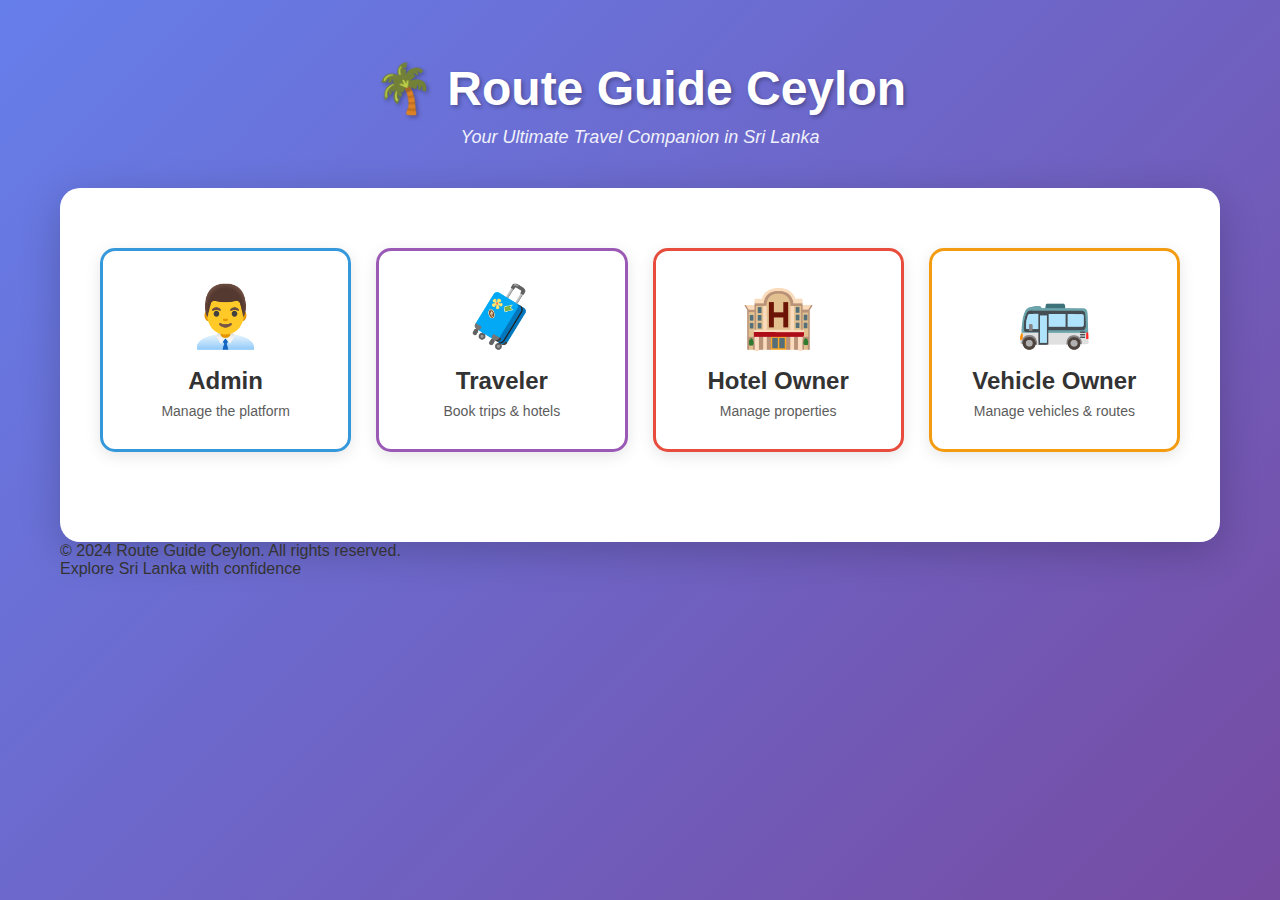
<file: index.html>
<!DOCTYPE html>
<html lang="en">
<head>
    <meta charset="UTF-8">
    <meta name="viewport" content="width=device-width, initial-scale=1.0">
    <title>Route Guide Ceylon - Welcome</title>
    <link rel="stylesheet" href="assets/css/index.css">
</head>
<body>
    <div class="container">
        <header class="header">
            <div class="logo">
                <h1>🌴 Route Guide Ceylon</h1>
                <p class="tagline">Your Ultimate Travel Companion in Sri Lanka</p>
            </div>
        </header>

        <main class="main-content">
            <section class="user-selection">
                <div class="buttons-grid">
                    <a href="Views/admin/admin.html" class="role-button admin">
                        <div class="icon">👨‍💼</div>
                        <h4>Admin</h4>
                        <p>Manage the platform</p>
                    </a>

                    <a href="Views/traveler/traveler.html" class="role-button traveler">
                        <div class="icon">🧳</div>
                        <h4>Traveler</h4>
                        <p>Book trips & hotels</p>
                    </a>

                    <a href="Views/hotelOwner/login/login.html" class="role-button hotel">
                        <div class="icon">🏨</div>
                        <h4>Hotel Owner</h4>
                        <p>Manage properties</p>
                    </a>

                    <a href="Views/vehicleOwner/vehicleOwner.html" class="role-button vehicle">
                        <div class="icon">🚌</div>
                        <h4>Vehicle Owner</h4>
                        <p>Manage vehicles & routes</p>
                    </a>
                </div>
            </section>
        </main>

        <footer class="footer">
            <p>&copy; 2024 Route Guide Ceylon. All rights reserved.</p>
            <p>Explore Sri Lanka with confidence</p>
        </footer>
    </div>
</body>
</html>
</file>
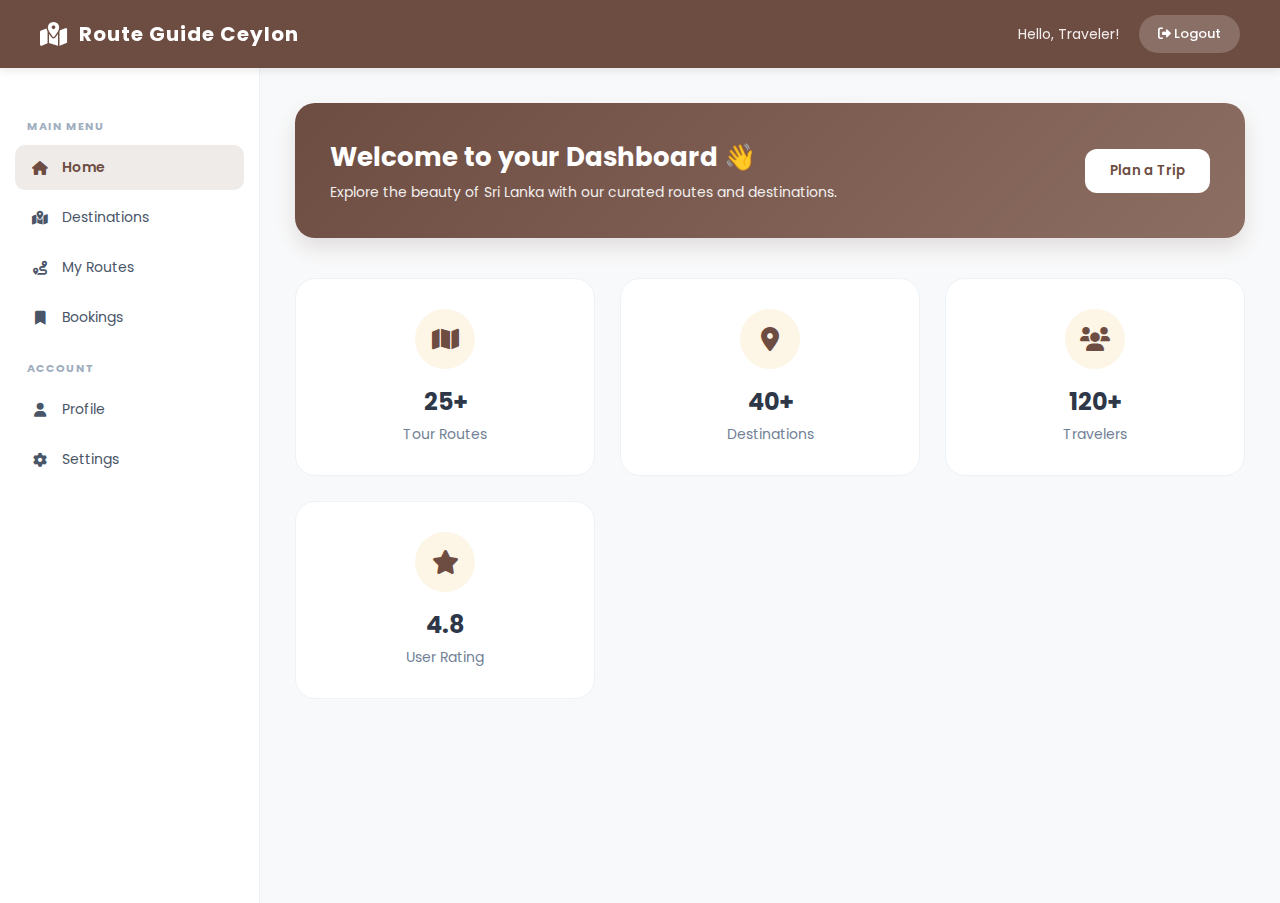
<file: Diploma Final/View/dashboard.html>
<!DOCTYPE html>
<html lang="en">
<head>
    <meta charset="UTF-8">
    <title>Route Guide Ceylon | Dashboard</title>
    <meta name="viewport" content="width=device-width, initial-scale=1.0">
    <link rel="stylesheet" href="dashboard.css">
    <link rel="stylesheet" href="https://cdnjs.cloudflare.com/ajax/libs/font-awesome/6.0.0/css/all.min.css">
    <link href="https://fonts.googleapis.com/css2?family=Poppins:wght@300;400;600&display=swap" rel="stylesheet">
</head>
<body>

    <header>
        <div class="logo-area">
            <i class="fas fa-map-location-dot"></i>
            <h1>Route Guide Ceylon</h1>
        </div>
        <div class="user-nav">
            <span>Hello, Traveler!</span>
            <a href="login.html" class="logout-btn"><i class="fas fa-sign-out-alt"></i> Logout</a>
        </div>
    </header>

    <div class="container">
        <nav class="sidebar">
            <div class="sidebar-menu">
                <p class="menu-label">Main Menu</p>
                <a href="#" class="active"><i class="fas fa-home"></i> Home</a>
                <a href="#"><i class="fas fa-map-marked-alt"></i> Destinations</a>
                <a href="#"><i class="fas fa-route"></i> My Routes</a>
                <a href="#"><i class="fas fa-bookmark"></i> Bookings</a>
                
                <p class="menu-label">Account</p>
                <a href="#"><i class="fas fa-user"></i> Profile</a>
                <a href="#"><i class="fas fa-cog"></i> Settings</a>
            </div>
        </nav>

        <main class="content">
            <div class="welcome-box">
                <div class="welcome-text">
                    <h2>Welcome to your Dashboard 👋</h2>
                    <p>Explore the beauty of Sri Lanka with our curated routes and destinations.</p>
                </div>
                <button class="plan-btn">Plan a Trip</button>
            </div>

            <div class="cards">
                <div class="card">
                    <div class="icon-circle"><i class="fas fa-map"></i></div>
                    <h3>25+</h3>
                    <p>Tour Routes</p>
                </div>

                <div class="card">
                    <div class="icon-circle"><i class="fas fa-location-dot"></i></div>
                    <h3>40+</h3>
                    <p>Destinations</p>
                </div>

                <div class="card">
                    <div class="icon-circle"><i class="fas fa-users"></i></div>
                    <h3>120+</h3>
                    <p>Travelers</p>
                </div>

                <div class="card">
                    <div class="icon-circle"><i class="fas fa-star"></i></div>
                    <h3>4.8</h3>
                    <p>User Rating</p>
                </div>
            </div>
        </main>
    </div>

</body>
</html>
</file>
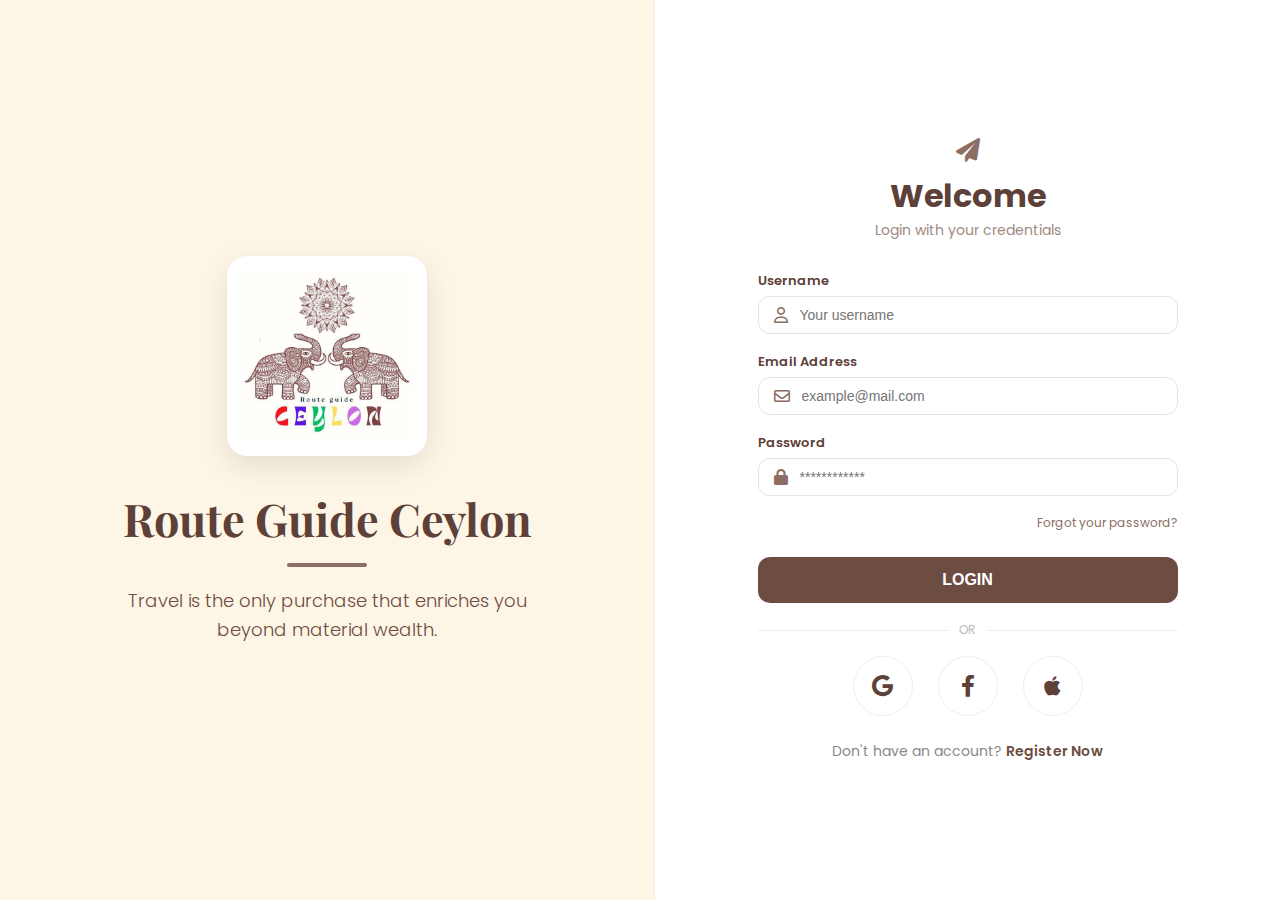
<file: Diploma Final/View/login.html>
<!DOCTYPE html>
<html lang="en">
<head>
    <meta charset="UTF-8">
    <meta name="viewport" content="width=device-width, initial-scale=1.0">
    <title>Route Guide Ceylon - Sign In</title>

    <!-- CSS -->
    <link rel="stylesheet" href="login.css">

    <!-- Icons & Fonts -->
    <link rel="stylesheet" href="https://cdnjs.cloudflare.com/ajax/libs/font-awesome/6.0.0/css/all.min.css">
    <link href="https://fonts.googleapis.com/css2?family=Playfair+Display:wght@700&family=Poppins:wght@300;400;600&display=swap" rel="stylesheet">
</head>
<body>

<div class="full-page-container">

    <!-- LEFT SIDE -->
    <div class="left-hero">
        <div class="hero-overlay">
            <div class="branding">
                <img src="ceylon_icon.jpeg" alt="Logo" class="large-logo">
                <h1 class="main-title">Route Guide Ceylon</h1>
                <div class="divider-line"></div>
                <p class="hero-subtext">
                    Travel is the only purchase that enriches you beyond material wealth.
                </p>
            </div>
        </div>
    </div>

    <!-- RIGHT SIDE -->
    <div class="right-form-area">
        <div class="login-content">

            <div class="header-box">
                <i class="fas fa-paper-plane plane-icon"></i>
                <h2>Welcome</h2>
                <p>Login with your credentials</p>
            </div>

            <!-- ✅ ONLY ONE FORM -->
            <form action="dashboard.html" method="GET">

                <div class="input-field">
                    <label>Username</label>
                    <div class="input-wrapper">
                        <i class="far fa-user"></i>
                        <input type="text" placeholder="Your username" required>
                    </div>
                </div>

                <div class="input-field">
                    <label>Email Address</label>
                    <div class="input-wrapper">
                        <i class="far fa-envelope"></i>
                        <input type="email" placeholder="example@mail.com" required>
                    </div>
                </div>

                <div class="input-field">
                    <label>Password</label>
                    <div class="input-wrapper">
                        <i class="fas fa-lock"></i>
                        <input type="password" placeholder="************" required>
                    </div>
                </div>

                <a href="#" class="forgot-btn">Forgot your password?</a>

                <button type="submit" class="main-brown-btn">LOGIN</button>
            </form>

            <div class="or-separator">
                <span>OR</span>
            </div>

            <div class="social-box">
                <div class="s-icon"><i class="fab fa-google"></i></div>
                <div class="s-icon"><i class="fab fa-facebook-f"></i></div>
                <div class="s-icon"><i class="fab fa-apple"></i></div>
            </div>

            <p class="foot-text">
                Don't have an account? <a href="#">Register Now</a>
            </p>

        </div>
    </div>

</div>

</body>
</html>
</file>
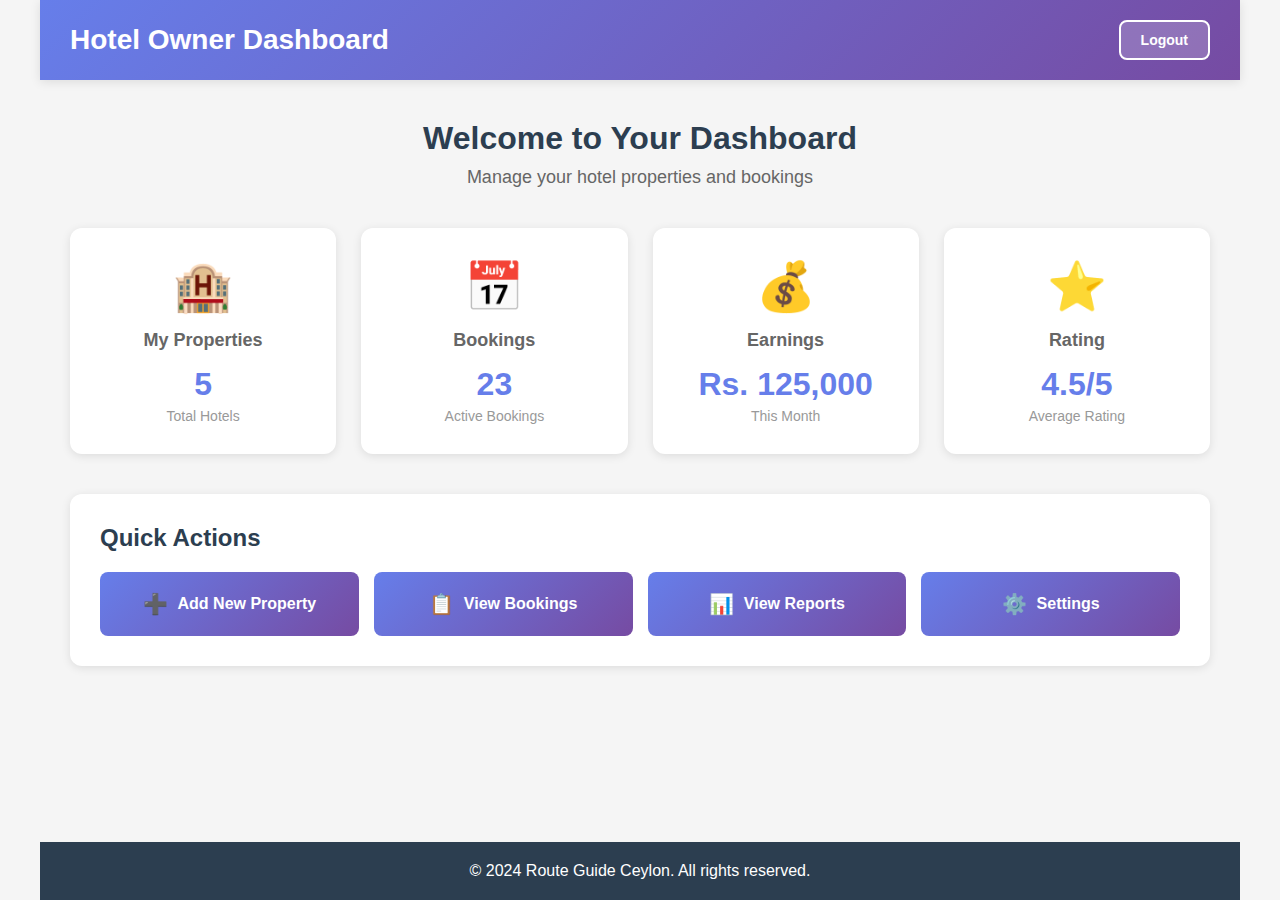
<file: Views/hotelOwner/dashboard/dashboard.html>
<!DOCTYPE html>
<html lang="en">
<head>
    <meta charset="UTF-8">
    <meta name="viewport" content="width=device-width, initial-scale=1.0">
    <title>Hotel Owner Dashboard - Route Guide Ceylon</title>
    <link rel="stylesheet" href="dashboard.css">
</head>
<body>
    <div class="container">
        <header class="header">
            <div class="header-content">
                <h1>Hotel Owner Dashboard</h1>
                <button class="btn-logout" onclick="logout()">Logout</button>
            </div>
        </header>

        <main class="main-content">
            <div class="welcome-section">
                <h2>Welcome to Your Dashboard</h2>
                <p>Manage your hotel properties and bookings</p>
            </div>

            <div class="dashboard-grid">
                <div class="dashboard-card">
                    <div class="card-icon">🏨</div>
                    <h3>My Properties</h3>
                    <p class="card-number">5</p>
                    <p class="card-label">Total Hotels</p>
                </div>

                <div class="dashboard-card">
                    <div class="card-icon">📅</div>
                    <h3>Bookings</h3>
                    <p class="card-number">23</p>
                    <p class="card-label">Active Bookings</p>
                </div>

                <div class="dashboard-card">
                    <div class="card-icon">💰</div>
                    <h3>Earnings</h3>
                    <p class="card-number">Rs. 125,000</p>
                    <p class="card-label">This Month</p>
                </div>

                <div class="dashboard-card">
                    <div class="card-icon">⭐</div>
                    <h3>Rating</h3>
                    <p class="card-number">4.5/5</p>
                    <p class="card-label">Average Rating</p>
                </div>
            </div>

            <div class="quick-actions">
                <h3>Quick Actions</h3>
                <div class="actions-grid">
                    <button class="action-btn">
                        <span class="action-icon">➕</span>
                        Add New Property
                    </button>
                    <button class="action-btn">
                        <span class="action-icon">📋</span>
                        View Bookings
                    </button>
                    <button class="action-btn">
                        <span class="action-icon">📊</span>
                        View Reports
                    </button>
                    <button class="action-btn">
                        <span class="action-icon">⚙️</span>
                        Settings
                    </button>
                </div>
            </div>
        </main>

        <footer class="footer">
            <p>&copy; 2024 Route Guide Ceylon. All rights reserved.</p>
        </footer>
    </div>

    <script>
        function logout() {
            window.location.href = '../login/login.html';
        }
    </script>
</body>
</html>
</file>
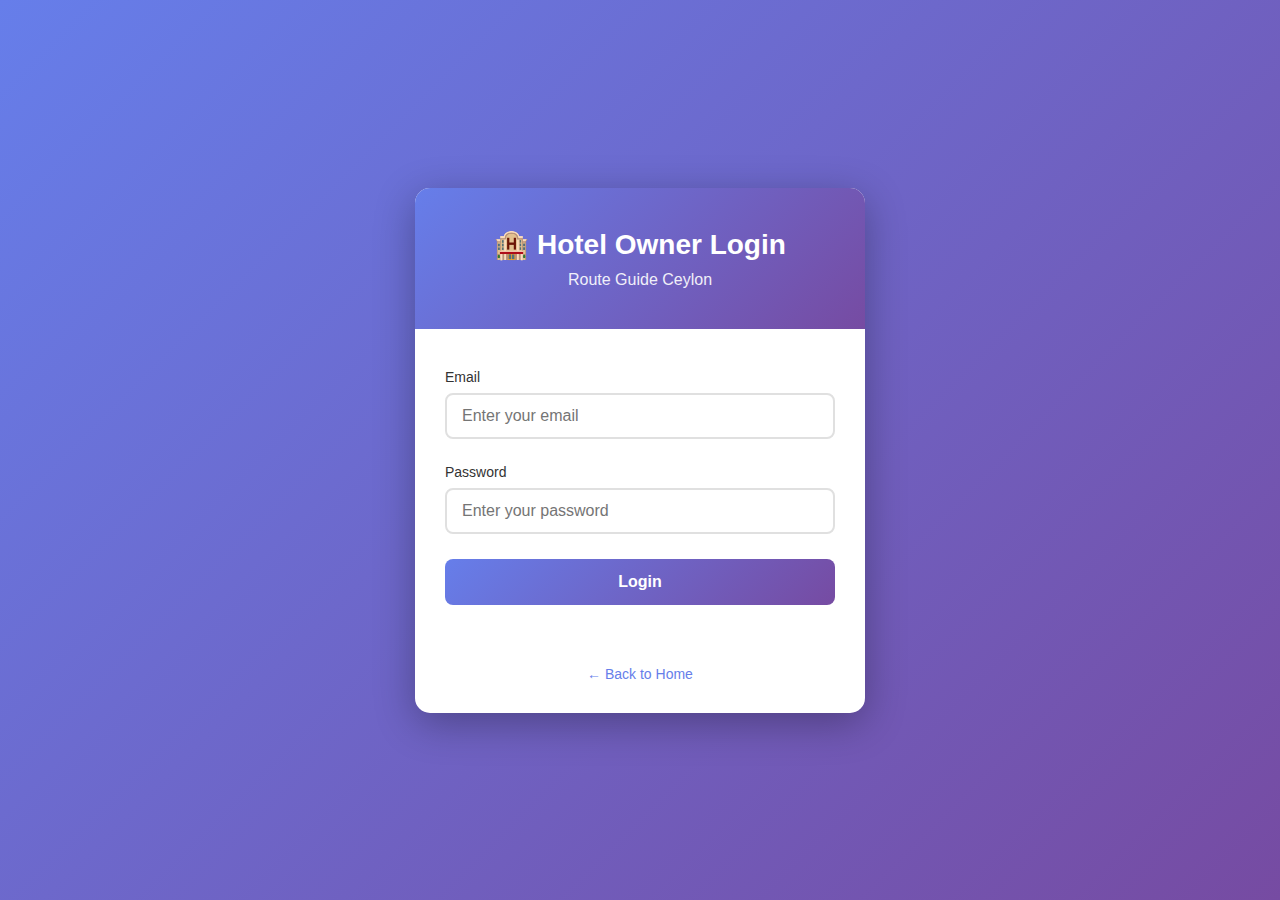
<file: Views/hotelOwner/login/login.html>
<!DOCTYPE html>
<html lang="en">
<head>
    <meta charset="UTF-8">
    <meta name="viewport" content="width=device-width, initial-scale=1.0">
    <title>Hotel Owner Login - Route Guide Ceylon</title>
    <link rel="stylesheet" href="login.css">
</head>
<body>
    <div class="container">
        <div class="login-box">
            <div class="header">
                <h1>🏨 Hotel Owner Login</h1>
                <p>Route Guide Ceylon</p>
            </div>
            
            <form class="login-form" onsubmit="return login()">
                <div class="form-group">
                    <label for="email">Email</label>
                    <input type="email" id="email" name="email" placeholder="Enter your email" required>
                </div>
                
                <div class="form-group">
                    <label for="password">Password</label>
                    <input type="password" id="password" name="password" placeholder="Enter your password" required>
                </div>
                
                <button type="submit" class="btn-login">Login</button>
            </form>
            
            <div class="footer-links">
                <a href="../../../index.html">← Back to Home</a>
            </div>
        </div>
    </div>

    <script>
        function login() {
            // Navigate to dashboard without validation
            window.location.href = '../dashboard/dashboard.html';
            return false;
        }
    </script>
</body>
</html>
</file>
<file: assets/css/index.css>
* {
    margin: 0;
    padding: 0;
    box-sizing: border-box;
}

body {
    font-family: 'Segoe UI', Tahoma, Geneva, Verdana, sans-serif;
    background: linear-gradient(135deg, #667eea 0%, #764ba2 100%);
    min-height: 100vh;
    color: #333;
}

.container {
    max-width: 1200px;
    margin: 0 auto;
    padding: 20px;
}

.header {
    text-align: center;
    padding: 40px 20px;
    color: white;
}

.logo h1 {
    font-size: 48px;
    margin-bottom: 10px;
    text-shadow: 2px 2px 4px rgba(0, 0, 0, 0.3);
}

.tagline {
    font-size: 18px;
    opacity: 0.9;
    font-style: italic;
}

.main-content {
    background-color: white;
    border-radius: 20px;
    padding: 60px 40px;
    box-shadow: 0 10px 40px rgba(0, 0, 0, 0.2);
    display: flex;
    align-items: center;
    justify-content: center;
}

.user-selection {
    width: 100%;
}

.buttons-grid {
    display: grid;
    grid-template-columns: repeat(auto-fit, minmax(250px, 1fr));
    gap: 25px;
    margin-bottom: 30px;
}

.role-button {
    background: white;
    padding: 30px;
    border-radius: 15px;
    text-align: center;
    text-decoration: none;
    color: #333;
    border: 3px solid transparent;
    transition: all 0.3s ease;
    box-shadow: 0 4px 15px rgba(0, 0, 0, 0.1);
    cursor: pointer;
}

.role-button:hover {
    transform: translateY(-8px);
    box-shadow: 0 8px 25px rgba(0, 0, 0, 0.2);
}

.role-button.admin {
    border-color: #3498db;
}

.role-button.admin:hover {
    background: linear-gradient(135deg, #3498db 0%, #2980b9 100%);
    color: white;
}

.role-button.traveler {
    border-color: #9b59b6;
}

.role-button.traveler:hover {
    background: linear-gradient(135deg, #9b59b6 0%, #8e44ad 100%);
    color: white;
}

.role-button.hotel {
    border-color: #e74c3c;
}

.role-button.hotel:hover {
    background: linear-gradient(135deg, #e74c3c 0%, #c0392b 100%);
    color: white;
}

.role-button.vehicle {
    border-color: #f39c12;
}

.role-button.vehicle:hover {
    background: linear-gradient(135deg, #f39c12 0%, #e67e22 100%);
    color: white;
}

.icon {
    font-size: 60px;
    margin-bottom: 15px;
}

.role-button h4 {
    font-size: 24px;
    margin-bottom: 8px;
}

.role-button p {
    font-size: 14px;
    opacity: 0.8;
}

.features {
    margin-top: 60px;
}

.features h3 {
    text-align: center;
    font-size: 28px;
    color: #2c3e50;
    margin-bottom: 30px;
}

.features-grid {
    display: grid;
    grid-template-columns: repeat(auto-fit, minmax(200px, 1fr));
    gap: 25px;
}

.feature-card {
    background: linear-gradient(135deg, #f5f7fa 0%, #c3cfe2 100%);
    padding: 25px;
    border-radius: 12px;
    .main-content {
        padding: 20px;
    }

    .buttons-grid {
        grid-template-columns: 1fr;
    }

    .features-grid {
        grid-template-columns: 1fr;
    }
}
</file>
<file: Diploma Final/View/dashboard.css>
/* General Setup */
* {
    margin: 0;
    padding: 0;
    box-sizing: border-box;
    font-family: 'Poppins', sans-serif;
}

body {
    background: #f8f9fa;
    color: #333;
}

/* ===== HEADER ===== */
header {
    background: #6d4c41;
    color: white;
    padding: 15px 40px;
    display: flex;
    justify-content: space-between;
    align-items: center;
    position: sticky;
    top: 0;
    z-index: 1000;
    box-shadow: 0 2px 10px rgba(0,0,0,0.1);
}

.logo-area {
    display: flex;
    align-items: center;
    gap: 12px;
}

.logo-area i {
    font-size: 24px;
}

header h1 {
    font-size: 20px;
    letter-spacing: 1px;
}

.user-nav {
    display: flex;
    align-items: center;
    gap: 20px;
}

.user-nav span {
    font-size: 14px;
    opacity: 0.9;
}

.logout-btn {
    background: rgba(255, 255, 255, 0.2);
    color: white;
    padding: 8px 18px;
    border-radius: 25px;
    text-decoration: none;
    font-weight: 500;
    font-size: 13px;
    transition: 0.3s;
    border: 1px solid transparent;
}

.logout-btn:hover {
    background: white;
    color: #6d4c41;
}

/* ===== MAIN LAYOUT ===== */
.container {
    display: flex;
    min-height: calc(100vh - 65px);
}

/* ===== SIDEBAR ===== */
.sidebar {
    width: 260px;
    background: #ffffff;
    padding: 30px 15px;
    border-right: 1px solid #edf2f7;
}

.menu-label {
    font-size: 11px;
    text-transform: uppercase;
    color: #a0aec0;
    font-weight: 700;
    margin: 20px 0 10px 12px;
    letter-spacing: 1px;
}

.sidebar a {
    display: flex;
    align-items: center;
    padding: 12px 15px;
    margin-bottom: 5px;
    text-decoration: none;
    color: #4a5568;
    border-radius: 10px;
    font-size: 14px;
    transition: 0.2s;
}

.sidebar a i {
    margin-right: 12px;
    width: 20px;
    text-align: center;
}

.sidebar a:hover, .sidebar a.active {
    background: #efebe9;
    color: #6d4c41;
    font-weight: 600;
}

/* ===== CONTENT ===== */
.content {
    flex: 1;
    padding: 35px;
}

.welcome-box {
    background: linear-gradient(135deg, #6d4c41 0%, #8d6e63 100%);
    padding: 35px;
    border-radius: 20px;
    color: white;
    display: flex;
    justify-content: space-between;
    align-items: center;
    margin-bottom: 40px;
    box-shadow: 0 10px 20px rgba(109, 76, 65, 0.15);
}

.welcome-box h2 {
    font-size: 26px;
    margin-bottom: 5px;
}

.welcome-box p {
    opacity: 0.9;
    font-size: 14px;
}

.plan-btn {
    background: white;
    color: #6d4c41;
    border: none;
    padding: 12px 25px;
    border-radius: 12px;
    font-weight: 600;
    cursor: pointer;
    transition: 0.3s;
}

.plan-btn:hover {
    transform: translateY(-3px);
    box-shadow: 0 5px 15px rgba(0,0,0,0.2);
}

/* ===== STAT CARDS ===== */
.cards {
    display: grid;
    grid-template-columns: repeat(auto-fit, minmax(220px, 1fr));
    gap: 25px;
}

.card {
    background: white;
    padding: 30px;
    border-radius: 20px;
    text-align: center;
    transition: 0.3s;
    border: 1px solid #edf2f7;
}

.card:hover {
    transform: translateY(-10px);
    box-shadow: 0 15px 30px rgba(0,0,0,0.05);
}

.icon-circle {
    width: 60px;
    height: 60px;
    background: #fdf5e6;
    color: #6d4c41;
    display: flex;
    align-items: center;
    justify-content: center;
    border-radius: 50%;
    margin: 0 auto 15px;
    font-size: 24px;
}

.card h3 {
    font-size: 24px;
    color: #2d3748;
    margin-bottom: 5px;
}

.card p {
    font-size: 14px;
    color: #718096;
}

/* ===== MOBILE RESPONSIVE ===== */
@media (max-width: 900px) {
    .container {
        flex-direction: column;
    }

    .sidebar {
        width: 100%;
        display: flex;
        overflow-x: auto;
        padding: 10px;
    }

    .sidebar a {
        white-space: nowrap;
        margin-right: 10px;
    }
    
    .menu-label {
        display: none;
    }

    .welcome-box {
        flex-direction: column;
        text-align: center;
        gap: 20px;
    }
}
</file>
<file: Diploma Final/View/login.css>
/* General Setup */
* {
    margin: 0;
    padding: 0;
    box-sizing: border-box;
}

body, html {
    height: 100%;
    width: 100%;
    font-family: 'Poppins', sans-serif;
    overflow-x: hidden;
}

.full-page-container {
    display: flex;
    height: 100vh;
    width: 100vw;
}

/* --- Left Hero Section --- */
.left-hero {
    flex: 1.2;
    background: #fdf5e6; /* ඉල්ලපු විදියට background picture එක අයින් කරලා ලස්සන පැහැයක් දැම්මා */
    position: relative;
    display: flex;
    justify-content: center;
    align-items: center;
}

.hero-overlay {
    height: 100%;
    width: 100%;
    display: flex;
    justify-content: center;
    align-items: center;
    padding: 50px;
}

.branding {
    text-align: center;
}

.large-logo {
    width: 200px;
    height: auto;
    background: white;
    padding: 15px;
    border-radius: 20px;
    box-shadow: 0 10px 30px rgba(0,0,0,0.1);
    margin-bottom: 25px;
}

/* Title එක Brown කළා */
.main-title {
    font-family: 'Playfair Display', serif;
    font-size: 45px;
    margin-bottom: 15px;
    color: #5d4037;
}

.divider-line {
    width: 80px;
    height: 4px;
    background: #8d6e63;
    margin: 0 auto 20px;
    border-radius: 2px;
}

.hero-subtext {
    font-size: 18px;
    font-weight: 300;
    max-width: 450px;
    line-height: 1.6;
    color: #6d4c41;
}

/* --- Right Form Section --- */
.right-form-area {
    flex: 1;
    background: #fff;
    display: flex;
    justify-content: center;
    align-items: center;
    padding: 40px;
    border-left: 1px solid #eee;
}

.login-content {
    width: 100%;
    max-width: 420px;
}

/* Welcome Section එක පහළට කර පිළිවෙල කළා */
.header-box {
    text-align: center;
    margin-bottom: 30px;
}

.plane-icon {
    color: #8d6e63;
    font-size: 24px;
    margin-bottom: 10px;
}

.header-box h2 {
    color: #5d4037;
    font-size: 32px;
    font-weight: 700;
}

.header-box p {
    color: #a1887f;
    font-size: 14px;
}

/* Input Fields */
.input-field {
    margin-bottom: 18px;
}

.input-field label {
    display: block;
    font-size: 13px;
    color: #5d4037;
    font-weight: 600;
    margin-bottom: 5px;
}

.input-wrapper {
    display: flex;
    align-items: center;
    border: 1.5px solid #ece0db;
    border-radius: 12px;
    padding: 10px 15px;
    transition: 0.3s;
}

.input-wrapper:focus-within {
    border-color: #6d4c41;
}

.input-wrapper i {
    color: #8d6e63;
    margin-right: 12px;
}

.input-wrapper input {
    border: none;
    outline: none;
    width: 100%;
    font-size: 14px;
}

.forgot-btn {
    display: block;
    text-align: right;
    font-size: 12px;
    color: #8d6e63;
    text-decoration: none;
    margin-bottom: 25px;
}

.main-brown-btn {
    width: 100%; /* බොත්තම සම්පූර්ණ පළලට ගත්තා */
    padding: 14px;
    background-color: #6d4c41;
    color: white;
    border: none;
    border-radius: 12px;
    font-weight: 600;
    font-size: 16px;
    cursor: pointer;
    transition: 0.3s;
}

.main-brown-btn:hover {
    background-color: #4e342e;
}

/* Social Icons Section */
.or-separator {
    margin: 25px 0;
    text-align: center;
    border-bottom: 1px solid #eee;
    line-height: 0.1em;
}

.or-separator span {
    background: #fff;
    padding: 0 10px;
    color: #bbb;
    font-size: 12px;
}

.social-box {
    display: flex;
    justify-content: center;
    gap: 25px; /* Icon අතර පරතරය වැඩි කළා */
    margin-bottom: 25px;
}

.s-icon {
    width: 60px; /* Icon Box එක ලොකු කළා */
    height: 60px;
    border: 1.5px solid #eee;
    display: flex;
    justify-content: center;
    align-items: center;
    border-radius: 50%; /* රවුම් හැඩය දුන්නා */
    color: #5d4037;
    font-size: 22px; /* Icon එක ලොකු කළා */
    cursor: pointer;
    transition: 0.3s all ease;
}

.s-icon:hover {
    background: #6d4c41;
    color: white;
    transform: scale(1.1);
    border-color: #6d4c41;
}

.foot-text {
    text-align: center;
    font-size: 14px;
    color: #888;
}

.foot-text a {
    color: #6d4c41;
    font-weight: 600;
    text-decoration: none;
}

/* Mobile Setup */
@media (max-width: 850px) {
    .full-page-container {
        flex-direction: column;
    }
    .left-hero {
        padding: 40px 20px;
    }
    .main-title {
        font-size: 30px;
    }
}
</file>
<file: Views/hotelOwner/dashboard/dashboard.css>
* {
    margin: 0;
    padding: 0;
    box-sizing: border-box;
}

body {
    font-family: 'Segoe UI', Tahoma, Geneva, Verdana, sans-serif;
    background-color: #f5f5f5;
    color: #333;
}

.container {
    max-width: 1200px;
    margin: 0 auto;
    display: flex;
    flex-direction: column;
    min-height: 100vh;
}

.header {
    background: linear-gradient(135deg, #667eea 0%, #764ba2 100%);
    color: white;
    padding: 20px 30px;
    box-shadow: 0 2px 10px rgba(0, 0, 0, 0.1);
}

.header-content {
    display: flex;
    justify-content: space-between;
    align-items: center;
}

.header h1 {
    font-size: 28px;
}

.btn-logout {
    padding: 10px 20px;
    background-color: rgba(255, 255, 255, 0.2);
    color: white;
    border: 2px solid white;
    border-radius: 8px;
    font-size: 14px;
    font-weight: 600;
    cursor: pointer;
    transition: all 0.3s;
}

.btn-logout:hover {
    background-color: white;
    color: #667eea;
}

.main-content {
    flex: 1;
    padding: 40px 30px;
}

.welcome-section {
    text-align: center;
    margin-bottom: 40px;
}

.welcome-section h2 {
    font-size: 32px;
    color: #2c3e50;
    margin-bottom: 10px;
}

.welcome-section p {
    font-size: 18px;
    color: #666;
}

.dashboard-grid {
    display: grid;
    grid-template-columns: repeat(auto-fit, minmax(250px, 1fr));
    gap: 25px;
    margin-bottom: 40px;
}

.dashboard-card {
    background-color: white;
    padding: 30px;
    border-radius: 12px;
    box-shadow: 0 2px 10px rgba(0, 0, 0, 0.1);
    text-align: center;
    transition: transform 0.3s, box-shadow 0.3s;
}

.dashboard-card:hover {
    transform: translateY(-5px);
    box-shadow: 0 5px 20px rgba(0, 0, 0, 0.15);
}

.card-icon {
    font-size: 48px;
    margin-bottom: 15px;
}

.dashboard-card h3 {
    font-size: 18px;
    color: #666;
    margin-bottom: 15px;
}

.card-number {
    font-size: 32px;
    font-weight: bold;
    color: #667eea;
    margin-bottom: 5px;
}

.card-label {
    font-size: 14px;
    color: #999;
}

.quick-actions {
    background-color: white;
    padding: 30px;
    border-radius: 12px;
    box-shadow: 0 2px 10px rgba(0, 0, 0, 0.1);
}

.quick-actions h3 {
    font-size: 24px;
    color: #2c3e50;
    margin-bottom: 20px;
}

.actions-grid {
    display: grid;
    grid-template-columns: repeat(auto-fit, minmax(200px, 1fr));
    gap: 15px;
}

.action-btn {
    padding: 20px;
    background: linear-gradient(135deg, #667eea 0%, #764ba2 100%);
    color: white;
    border: none;
    border-radius: 8px;
    font-size: 16px;
    font-weight: 600;
    cursor: pointer;
    transition: transform 0.2s, box-shadow 0.2s;
    display: flex;
    align-items: center;
    justify-content: center;
    gap: 10px;
}

.action-btn:hover {
    transform: translateY(-3px);
    box-shadow: 0 5px 15px rgba(102, 126, 234, 0.4);
}

.action-icon {
    font-size: 20px;
}

.footer {
    background-color: #2c3e50;
    color: white;
    text-align: center;
    padding: 20px;
    margin-top: auto;
}

@media (max-width: 768px) {
    .header-content {
        flex-direction: column;
        gap: 15px;
    }

    .main-content {
        padding: 20px 15px;
    }

    .dashboard-grid {
        grid-template-columns: 1fr;
    }

    .actions-grid {
        grid-template-columns: 1fr;
    }

    .welcome-section h2 {
        font-size: 24px;
    }
}
</file>
<file: Views/hotelOwner/login/login.css>
* {
    margin: 0;
    padding: 0;
    box-sizing: border-box;
}

body {
    font-family: 'Segoe UI', Tahoma, Geneva, Verdana, sans-serif;
    background: linear-gradient(135deg, #667eea 0%, #764ba2 100%);
    min-height: 100vh;
    display: flex;
    align-items: center;
    justify-content: center;
    padding: 20px;
}

.container {
    width: 100%;
    max-width: 450px;
}

.login-box {
    background-color: white;
    border-radius: 15px;
    box-shadow: 0 10px 40px rgba(0, 0, 0, 0.3);
    overflow: hidden;
}

.header {
    background: linear-gradient(135deg, #667eea 0%, #764ba2 100%);
    color: white;
    padding: 40px 30px;
    text-align: center;
}

.header h1 {
    font-size: 28px;
    margin-bottom: 10px;
}

.header p {
    font-size: 16px;
    opacity: 0.9;
}

.login-form {
    padding: 40px 30px;
}

.form-group {
    margin-bottom: 25px;
}

.form-group label {
    display: block;
    margin-bottom: 8px;
    color: #333;
    font-weight: 500;
    font-size: 14px;
}

.form-group input {
    width: 100%;
    padding: 12px 15px;
    border: 2px solid #e0e0e0;
    border-radius: 8px;
    font-size: 16px;
    transition: all 0.3s;
}

.form-group input:focus {
    outline: none;
    border-color: #667eea;
    box-shadow: 0 0 0 3px rgba(102, 126, 234, 0.1);
}

.btn-login {
    width: 100%;
    padding: 14px;
    background: linear-gradient(135deg, #667eea 0%, #764ba2 100%);
    color: white;
    border: none;
    border-radius: 8px;
    font-size: 16px;
    font-weight: 600;
    cursor: pointer;
    transition: transform 0.2s, box-shadow 0.2s;
}

.btn-login:hover {
    transform: translateY(-2px);
    box-shadow: 0 5px 15px rgba(102, 126, 234, 0.4);
}

.btn-login:active {
    transform: translateY(0);
}

.footer-links {
    padding: 20px 30px 30px;
    text-align: center;
}

.footer-links a {
    color: #667eea;
    text-decoration: none;
    font-size: 14px;
    transition: color 0.3s;
}

.footer-links a:hover {
    color: #764ba2;
    text-decoration: underline;
}

@media (max-width: 480px) {
    .login-box {
        border-radius: 10px;
    }

    .header {
        padding: 30px 20px;
    }

    .header h1 {
        font-size: 24px;
    }

    .login-form {
        padding: 30px 20px;
    }
}
</file>
